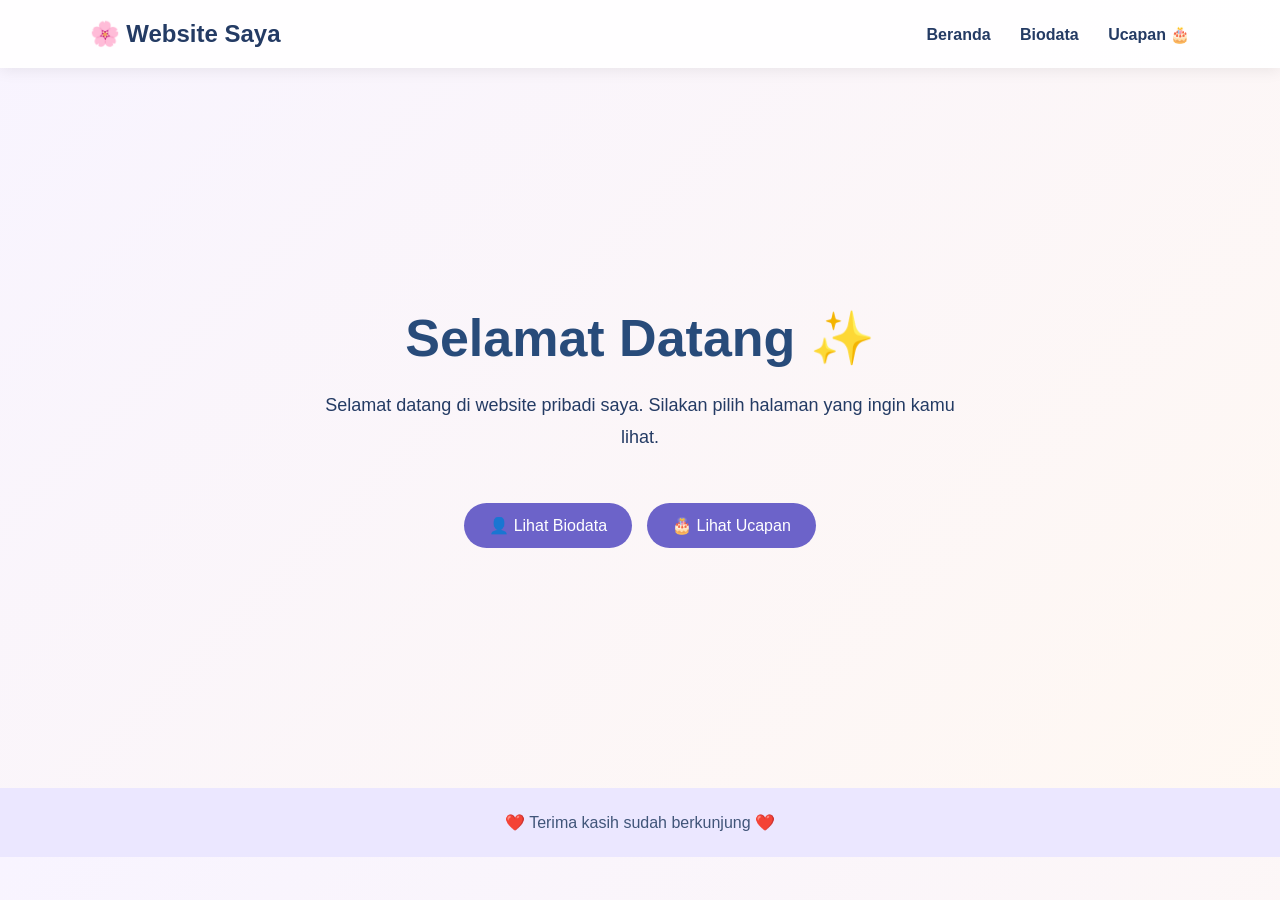
<file: index.html>
<!DOCTYPE html>
<html lang="id">

<head>
  <meta charset="UTF-8">
  <meta name="viewport" content="width=device-width, initial-scale=1.0">

  <title>Website Saya</title>

  <link rel="stylesheet" href="style.css">
</head>

<body>

  <header>
    <h2>🌸 Website Saya</h2>

    <nav>
      <a href="index.html">Beranda</a>
      <a href="biodata.html">Biodata</a>
      <a href="ucapan.html">Ucapan 🎂</a>
    </nav>
  </header>


  <section class="hero">

    <h1>Selamat Datang ✨</h1>

    <p>
      Selamat datang di website pribadi saya.
      Silakan pilih halaman yang ingin kamu lihat.
    </p>

    <div class="home-buttons">

      <a href="biodata.html" class="button">
        👤 Lihat Biodata
      </a>

      <a href="ucapan.html" class="button">
        🎂 Lihat Ucapan
      </a>

    </div>

  </section>


  <footer>
    ❤️ Terima kasih sudah berkunjung ❤️
  </footer>

</body>

</ht
</file>
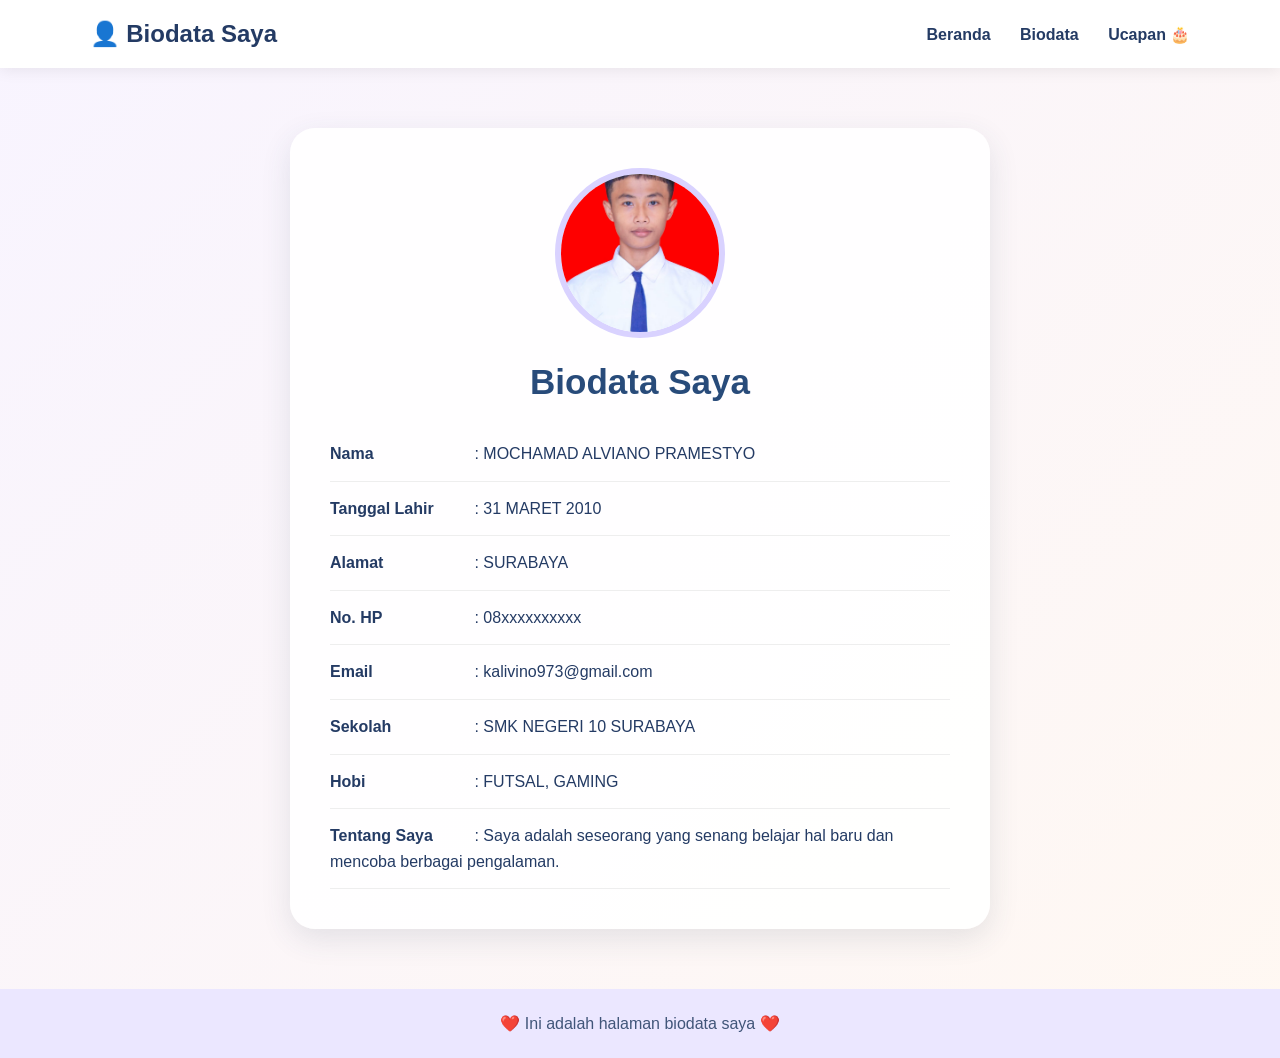
<file: biodata.html>
<!DOCTYPE html>
<html lang="id">

<head>
  <meta charset="UTF-8">
  <meta name="viewport" content="width=device-width, initial-scale=1.0">

  <title>Biodata Saya</title>

  <link rel="stylesheet" href="style.css">
</head>

<body>

  <header>
    <h2>👤 Biodata Saya</h2>

    <nav>
      <a href="index.html">Beranda</a>
      <a href="biodata.html">Biodata</a>
      <a href="ucapan.html">Ucapan 🎂</a>
    </nav>
  </header>


  <main class="biodata-page">

    <section class="card profile">

      <!-- FOTO KAMU -->
      <img
        src="foto.jpg.jpeg"
        alt="Foto Saya"
        class="profile-img"
      >

      <h1>Biodata Saya</h1>

      <div class="biodata">

        <div>
          <strong>Nama</strong>
          : MOCHAMAD ALVIANO PRAMESTYO
        </div>

        <div>
          <strong>Tanggal Lahir</strong>
          : 31 MARET 2010
        </div>

        <div>
          <strong>Alamat</strong>
          : SURABAYA
        </div>

        <div>
          <strong>No. HP</strong>
          : 08xxxxxxxxxx
        </div>

        <div>
          <strong>Email</strong>
          : kalivino973@gmail.com
        </div>

        <div>
          <strong>Sekolah</strong>
          : SMK NEGERI 10 SURABAYA
        </div>

        <div>
          <strong>Hobi</strong>
          : FUTSAL, GAMING
        </div>

        <div>
          <strong>Tentang Saya</strong>
          : Saya adalah seseorang yang senang
          belajar hal baru dan mencoba berbagai
          pengalaman.
        </div>

      </div>

    </section>

  </main>


  <footer>
    ❤️ Ini adalah halaman biodata saya ❤️
  </footer>

</body>

</html>
</file>
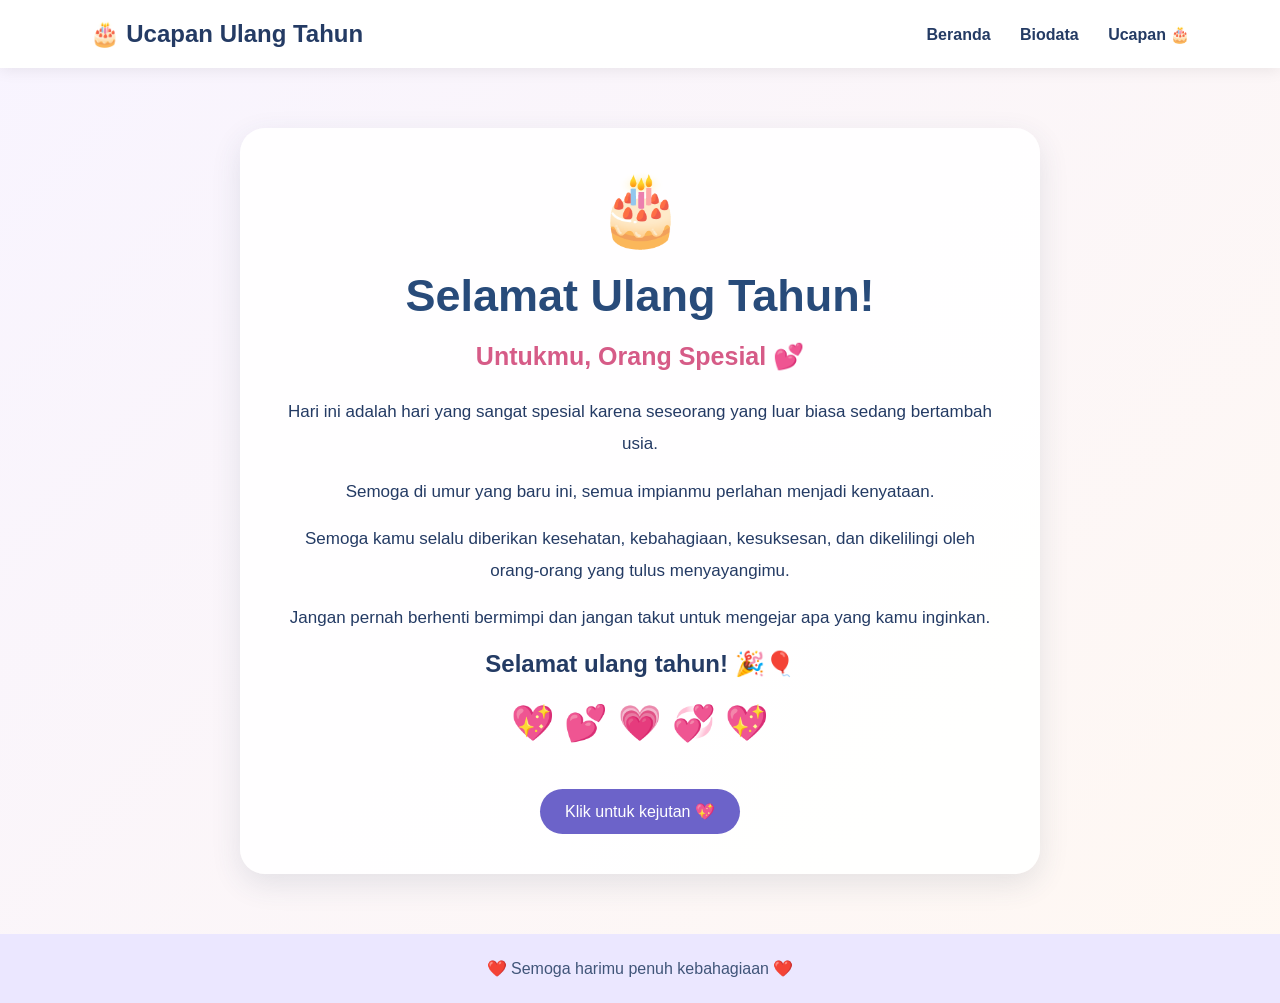
<file: ucapan.html>
<!DOCTYPE html>
<html lang="id">

<head>
  <meta charset="UTF-8">
  <meta name="viewport" content="width=device-width, initial-scale=1.0">

  <title>Ucapan Ulang Tahun</title>

  <link rel="stylesheet" href="style.css">
</head>

<body>

  <header>
    <h2>🎂 Ucapan Ulang Tahun</h2>

    <nav>
      <a href="index.html">Beranda</a>
      <a href="biodata.html">Biodata</a>
      <a href="ucapan.html">Ucapan 🎂</a>
    </nav>
  </header>


  <main class="birthday-page">

    <section class="card birthday">

      <div class="emoji">
        🎂
      </div>

      <h1>
        Selamat Ulang Tahun!
      </h1>

      <h3>
        Untukmu, Orang Spesial 💕
      </h3>


      <p>
        Hari ini adalah hari yang sangat spesial
        karena seseorang yang luar biasa sedang
        bertambah usia.
      </p>

      <p>
        Semoga di umur yang baru ini,
        semua impianmu perlahan menjadi kenyataan.
      </p>

      <p>
        Semoga kamu selalu diberikan kesehatan,
        kebahagiaan, kesuksesan, dan dikelilingi
        oleh orang-orang yang tulus menyayangimu.
      </p>

      <p>
        Jangan pernah berhenti bermimpi dan
        jangan takut untuk mengejar apa yang
        kamu inginkan.
      </p>

      <h2>
        Selamat ulang tahun! 🎉🎈
      </h2>


      <div class="heart">
        💖 💕 💗 💞 💖
      </div>


      <button class="button" onclick="loveEffect()">
        Klik untuk kejutan 💖
      </button>

    </section>

  </main>


  <footer>
    ❤️ Semoga harimu penuh kebahagiaan ❤️
  </footer>


  <script>

    function loveEffect() {

      const hearts = [
        "❤️",
        "💕",
        "💖",
        "💗",
        "💓",
        "💞",
        "💘"
      ];

      for (let i = 0; i < 40; i++) {

        const love = document.createElement("span");

        love.classList.add("love");

        love.innerHTML =
          hearts[
            Math.floor(
              Math.random() * hearts.length
            )
          ];

        love.style.left =
          Math.random() * 100 + "vw";

        love.style.fontSize =
          (20 + Math.random() * 35) + "px";

        love.style.animationDuration =
          (3 + Math.random() * 3) + "s";

        love.style.animationDelay =
          Math.random() * 0.8 + "s";

        document.body.appendChild(love);

        setTimeout(() => {
          love.remove();
        }, 6500);

      }

    }

  </script>

</body>
</html>
</file>
<file: style.css>
* {
  margin: 0;
  padding: 0;
  box-sizing: border-box;
  font-family: "Segoe UI", sans-serif;
}

body {
  background: linear-gradient(
    135deg,
    #f8f4ff,
    #fff8f2
  );

  color: #243b64;
}


/* =========================
   HEADER
========================= */

header {
  background: rgba(255, 255, 255, 0.95);

  padding: 20px 7%;

  display: flex;
  justify-content: space-between;
  align-items: center;

  box-shadow:
    0 2px 15px rgba(0, 0, 0, 0.08);

  position: sticky;
  top: 0;

  z-index: 10;
}

header h2 {
  font-size: 24px;
}

nav a {
  text-decoration: none;

  color: #243b64;

  margin-left: 25px;

  font-weight: 600;

  transition: 0.3s;
}

nav a:hover {
  color: #6c63c9;
}


/* =========================
   HERO
========================= */

.hero {
  min-height: 80vh;

  display: flex;
  flex-direction: column;

  justify-content: center;
  align-items: center;

  text-align: center;

  padding: 50px 20px;
}

.hero h1 {
  font-size: 52px;

  color: #284b7a;

  margin-bottom: 20px;
}

.hero p {
  max-width: 650px;

  font-size: 18px;

  line-height: 1.8;
}


/* =========================
   HOME BUTTON
========================= */

.home-buttons {
  display: flex;

  gap: 15px;

  margin-top: 30px;

  flex-wrap: wrap;

  justify-content: center;
}


/* =========================
   BUTTON
========================= */

.button {
  display: inline-block;

  margin-top: 20px;

  padding: 13px 25px;

  background: #6c63c9;

  color: white;

  border-radius: 30px;

  border: none;

  text-decoration: none;

  cursor: pointer;

  font-size: 16px;

  transition: 0.3s;
}

.button:hover {
  transform: scale(1.05);

  background: #5149a9;
}


/* =========================
   CARD
========================= */

.card {
  background: rgba(255, 255, 255, 0.95);

  border-radius: 25px;

  padding: 40px;

  box-shadow:
    0 10px 30px rgba(50, 70, 100, 0.12);
}


/* =========================
   BIODATA
========================= */

.biodata-page {
  width: 90%;

  max-width: 700px;

  margin: 60px auto;
}

.profile {
  text-align: center;
}

.profile-img {
  width: 170px;
  height: 170px;

  object-fit: cover;

  border-radius: 50%;

  border: 6px solid #d9d2ff;

  margin-bottom: 20px;
}

.profile h1 {
  font-size: 35px;

  margin-bottom: 25px;

  color: #284b7a;
}

.biodata {
  text-align: left;
}

.biodata div {
  padding: 14px 0;

  border-bottom: 1px solid #eee;

  line-height: 1.6;
}

.biodata strong {
  display: inline-block;

  width: 140px;
}


/* =========================
   BIRTHDAY
========================= */

.birthday-page {
  width: 90%;

  max-width: 800px;

  margin: 60px auto;
}

.birthday {
  text-align: center;

  overflow: hidden;
}

.birthday .emoji {
  font-size: 70px;

  animation: float 2s ease-in-out infinite;
}

.birthday h1 {
  font-size: 45px;

  color: #284b7a;

  margin: 20px 0;
}

.birthday h3 {
  font-size: 25px;

  color: #d65b87;

  margin-bottom: 25px;
}

.birthday p {
  font-size: 17px;

  line-height: 1.9;

  margin-bottom: 15px;
}

.heart {
  font-size: 35px;

  margin: 25px 0;
}


/* =========================
   LOVE ANIMATION
========================= */

.love {
  position: fixed;

  bottom: -50px;

  z-index: 9999;

  pointer-events: none;

  animation:
    loveMove
    4s
    ease-out
    forwards;
}

@keyframes loveMove {

  0% {
    transform:
      translateY(0)
      rotate(0deg)
      scale(0.5);

    opacity: 0;
  }

  15% {
    opacity: 1;
  }

  50% {
    transform:
      translateY(-50vh)
      rotate(180deg)
      scale(1.2);

    opacity: 1;
  }

  100% {
    transform:
      translateY(-110vh)
      rotate(360deg)
      scale(0.7);

    opacity: 0;
  }
}


/* =========================
   FLOAT CAKE
========================= */

@keyframes float {

  0%,
  100% {
    transform: translateY(0);
  }

  50% {
    transform: translateY(-12px);
  }

}


/* =========================
   FOOTER
========================= */

footer {
  text-align: center;

  background: #ebe7ff;

  padding: 25px;

  color: #405579;
}


/* =========================
   RESPONSIVE
========================= */

@media (max-width: 800px) {

  header {
    flex-direction: column;

    gap: 15px;
  }

  nav a {
    margin: 0 8px;
  }

  .hero h1 {
    font-size: 38px;
  }

  .birthday h1 {
    font-size: 34px;
  }

  .biodata strong {
    width: 110px;
  }

}
</file>
